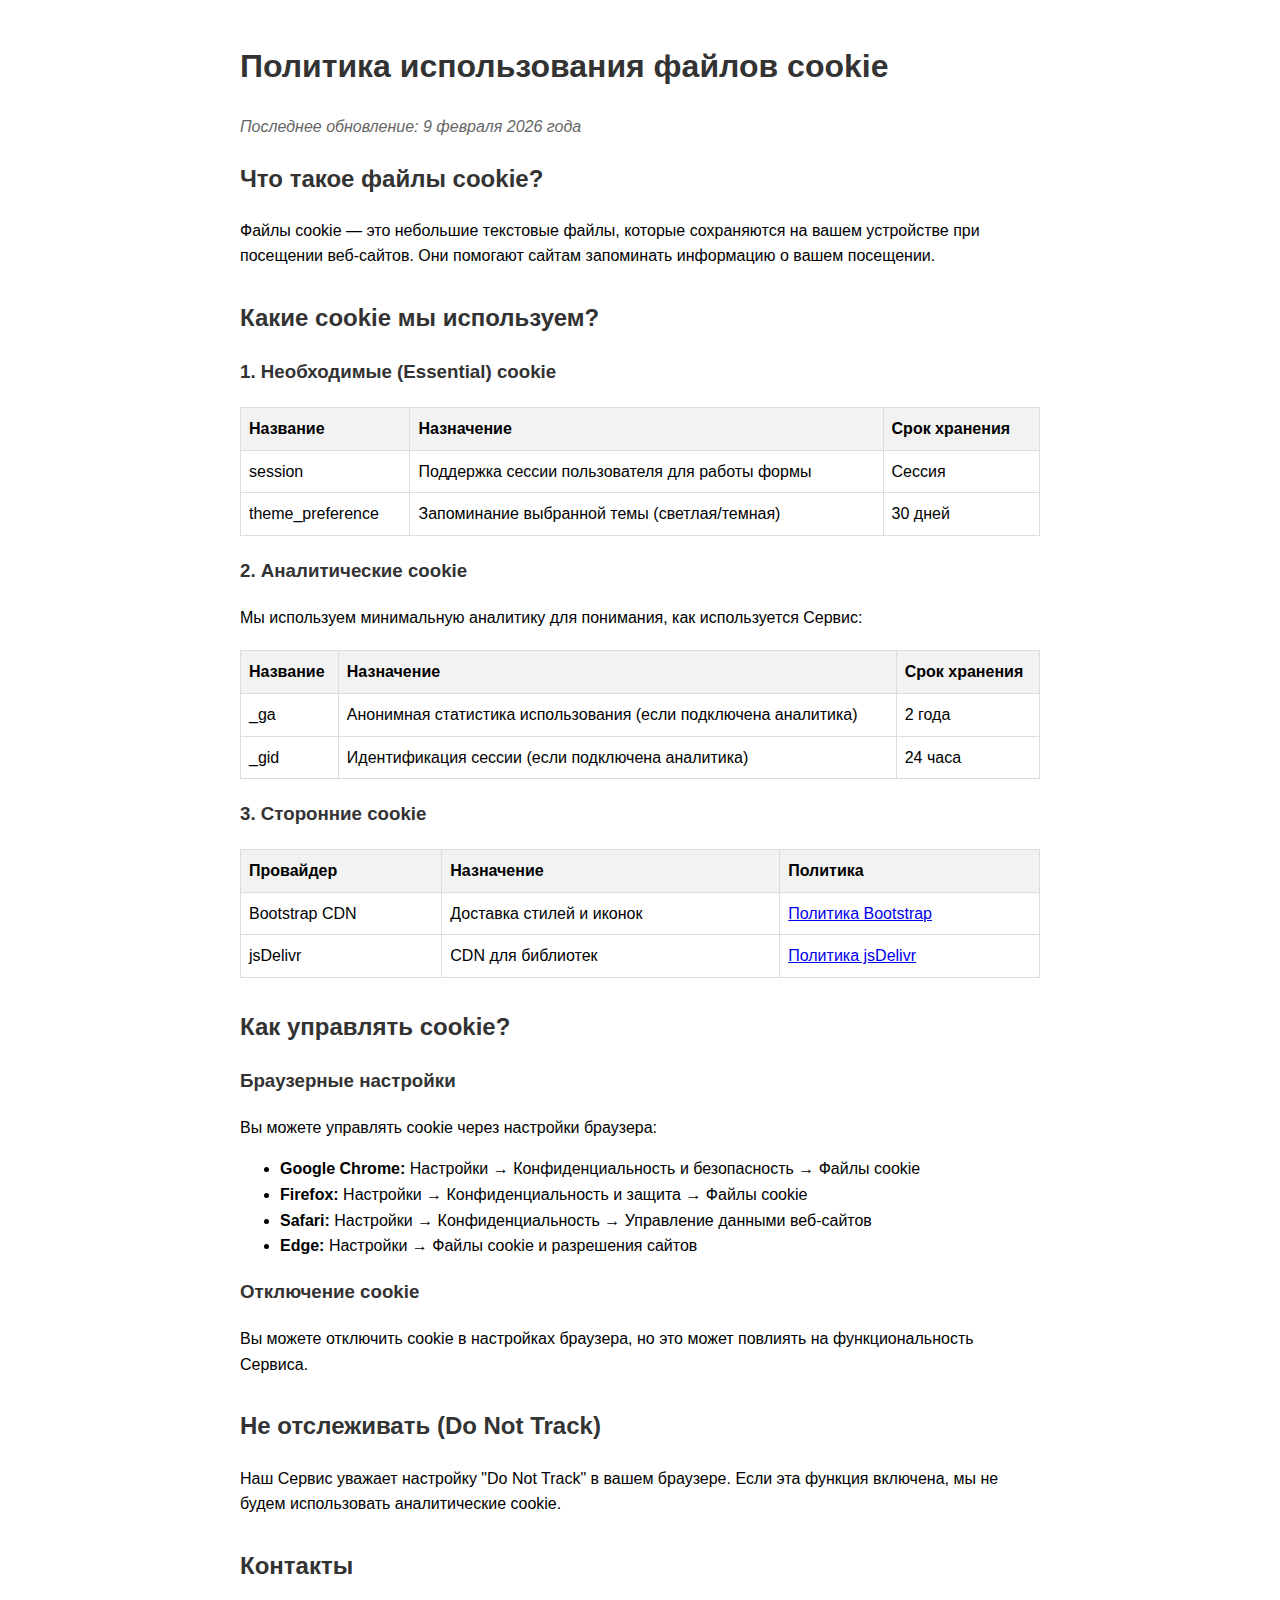
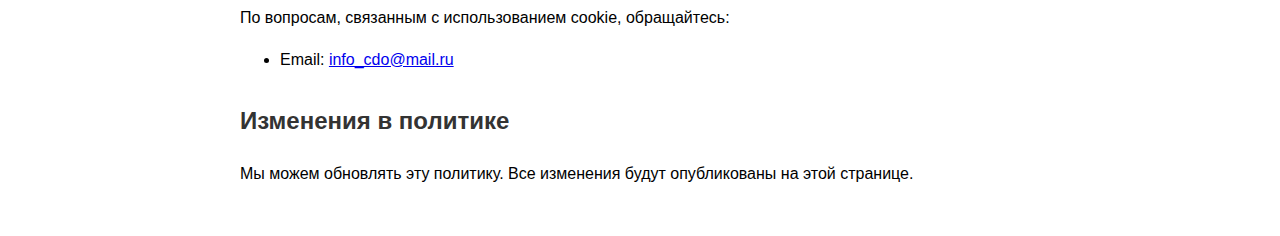
<file: templates/cookie-policy.html>
<!DOCTYPE html>
<html lang="ru">
<head>
    <meta charset="UTF-8">
    <meta name="viewport" content="width=device-width, initial-scale=1.0">
    <title>Политика использования файлов cookie - QR Генератор</title>
    <style>
        body { font-family: Arial, sans-serif; line-height: 1.6; max-width: 800px; margin: 0 auto; padding: 20px; }
        h1, h2, h3 { color: #333; }
        .last-updated { color: #666; font-style: italic; }
        .section { margin-bottom: 30px; }
        table { width: 100%; border-collapse: collapse; margin: 20px 0; }
        th, td { border: 1px solid #ddd; padding: 8px; text-align: left; }
        th { background-color: #f2f2f2; }
    </style>
</head>
<body>
    <h1>Политика использования файлов cookie</h1>
    <p class="last-updated">Последнее обновление: 9 февраля 2026 года</p>

    <div class="section">
        <h2>Что такое файлы cookie?</h2>
        <p>Файлы cookie — это небольшие текстовые файлы, которые сохраняются на вашем устройстве при посещении веб-сайтов. Они помогают сайтам запоминать информацию о вашем посещении.</p>
    </div>

    <div class="section">
        <h2>Какие cookie мы используем?</h2>
        
        <h3>1. Необходимые (Essential) cookie</h3>
        <table>
            <tr>
                <th>Название</th>
                <th>Назначение</th>
                <th>Срок хранения</th>
            </tr>
            <tr>
                <td>session</td>
                <td>Поддержка сессии пользователя для работы формы</td>
                <td>Сессия</td>
            </tr>
            <tr>
                <td>theme_preference</td>
                <td>Запоминание выбранной темы (светлая/темная)</td>
                <td>30 дней</td>
            </tr>
        </table>

        <h3>2. Аналитические cookie</h3>
        <p>Мы используем минимальную аналитику для понимания, как используется Сервис:</p>
        <table>
            <tr>
                <th>Название</th>
                <th>Назначение</th>
                <th>Срок хранения</th>
            </tr>
            <tr>
                <td>_ga</td>
                <td>Анонимная статистика использования (если подключена аналитика)</td>
                <td>2 года</td>
            </tr>
            <tr>
                <td>_gid</td>
                <td>Идентификация сессии (если подключена аналитика)</td>
                <td>24 часа</td>
            </tr>
        </table>

        <h3>3. Сторонние cookie</h3>
        <table>
            <tr>
                <th>Провайдер</th>
                <th>Назначение</th>
                <th>Политика</th>
            </tr>
            <tr>
                <td>Bootstrap CDN</td>
                <td>Доставка стилей и иконок</td>
                <td><a href="https://www.bootstrapcdn.com/privacy-policy/">Политика Bootstrap</a></td>
            </tr>
            <tr>
                <td>jsDelivr</td>
                <td>CDN для библиотек</td>
                <td><a href="https://www.jsdelivr.com/terms/privacy-policy-jsdelivr-net">Политика jsDelivr</a></td>
            </tr>
        </table>
    </div>

    <div class="section">
        <h2>Как управлять cookie?</h2>
        
        <h3>Браузерные настройки</h3>
        <p>Вы можете управлять cookie через настройки браузера:</p>
        <ul>
            <li><strong>Google Chrome:</strong> Настройки → Конфиденциальность и безопасность → Файлы cookie</li>
            <li><strong>Firefox:</strong> Настройки → Конфиденциальность и защита → Файлы cookie</li>
            <li><strong>Safari:</strong> Настройки → Конфиденциальность → Управление данными веб-сайтов</li>
            <li><strong>Edge:</strong> Настройки → Файлы cookie и разрешения сайтов</li>
        </ul>

        <h3>Отключение cookie</h3>
        <p>Вы можете отключить cookie в настройках браузера, но это может повлиять на функциональность Сервиса.</p>
    </div>

    <div class="section">
        <h2>Не отслеживать (Do Not Track)</h2>
        <p>Наш Сервис уважает настройку "Do Not Track" в вашем браузере. Если эта функция включена, мы не будем использовать аналитические cookie.</p>
    </div>

    <div class="section">
        <h2>Контакты</h2>
        <p>По вопросам, связанным с использованием cookie, обращайтесь:</p>
        <ul>
            <li>Email: <a href="mailto:info_cdo@mail.ru">info_cdo@mail.ru</a></li>
        </ul>
    </div>

    <div class="section">
        <h2>Изменения в политике</h2>
        <p>Мы можем обновлять эту политику. Все изменения будут опубликованы на этой странице.</p>
    </div>
</body>
</html>
</file>
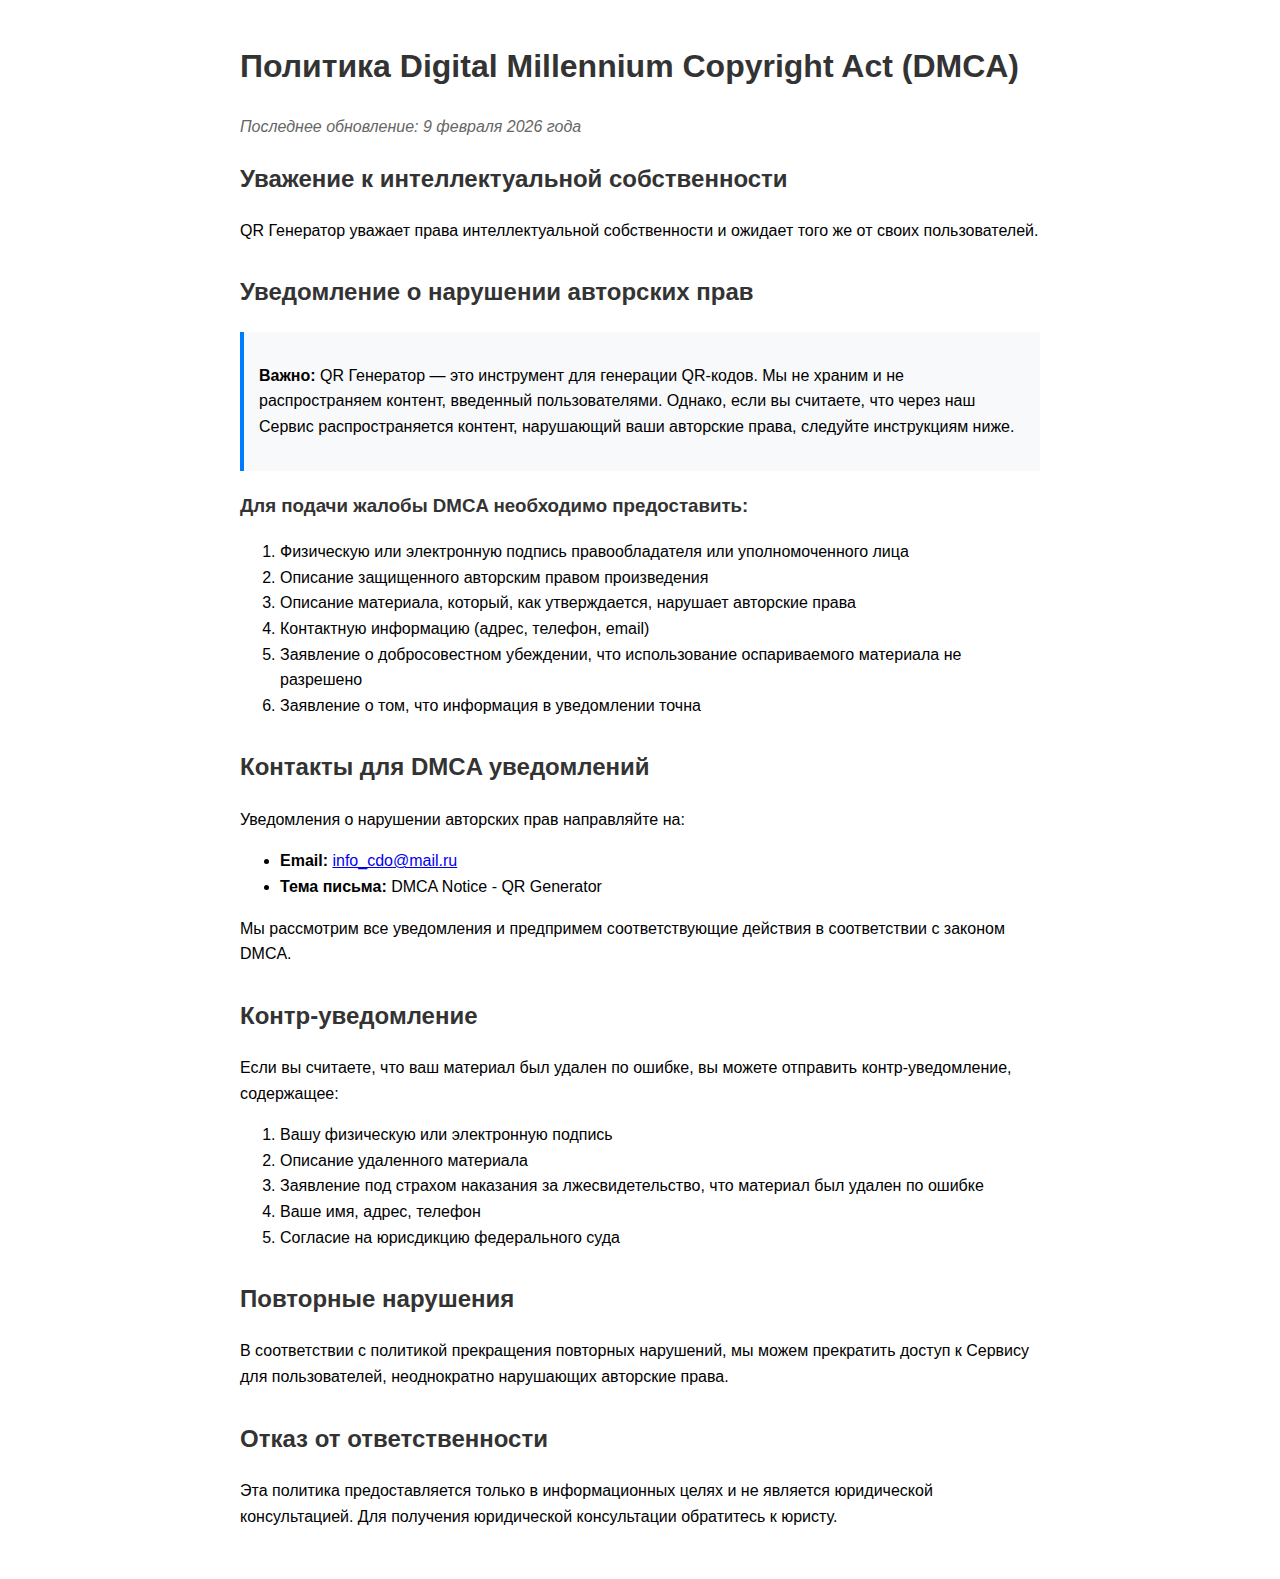
<file: templates/dmca-policy.html>
<!DOCTYPE html>
<html lang="ru">
<head>
    <meta charset="UTF-8">
    <meta name="viewport" content="width=device-width, initial-scale=1.0">
    <title>Политика DMCA - QR Генератор</title>
    <style>
        body { font-family: Arial, sans-serif; line-height: 1.6; max-width: 800px; margin: 0 auto; padding: 20px; }
        h1, h2, h3 { color: #333; }
        .last-updated { color: #666; font-style: italic; }
        .section { margin-bottom: 30px; }
        .notice { background-color: #f8f9fa; border-left: 4px solid #007bff; padding: 15px; margin: 20px 0; }
    </style>
</head>
<body>
    <h1>Политика Digital Millennium Copyright Act (DMCA)</h1>
    <p class="last-updated">Последнее обновление: 9 февраля 2026 года</p>

    <div class="section">
        <h2>Уважение к интеллектуальной собственности</h2>
        <p>QR Генератор уважает права интеллектуальной собственности и ожидает того же от своих пользователей.</p>
    </div>

    <div class="section">
        <h2>Уведомление о нарушении авторских прав</h2>
        
        <div class="notice">
            <p><strong>Важно:</strong> QR Генератор — это инструмент для генерации QR-кодов. Мы не храним и не распространяем контент, введенный пользователями. Однако, если вы считаете, что через наш Сервис распространяется контент, нарушающий ваши авторские права, следуйте инструкциям ниже.</p>
        </div>

        <h3>Для подачи жалобы DMCA необходимо предоставить:</h3>
        <ol>
            <li>Физическую или электронную подпись правообладателя или уполномоченного лица</li>
            <li>Описание защищенного авторским правом произведения</li>
            <li>Описание материала, который, как утверждается, нарушает авторские права</li>
            <li>Контактную информацию (адрес, телефон, email)</li>
            <li>Заявление о добросовестном убеждении, что использование оспариваемого материала не разрешено</li>
            <li>Заявление о том, что информация в уведомлении точна</li>
        </ol>
    </div>

    <div class="section">
        <h2>Контакты для DMCA уведомлений</h2>
        <p>Уведомления о нарушении авторских прав направляйте на:</p>
        <ul>
            <li><strong>Email:</strong> <a href="mailto:info_cdo@mail.ru">info_cdo@mail.ru</a></li>
            <li><strong>Тема письма:</strong> DMCA Notice - QR Generator</li>
        </ul>
        
        <p>Мы рассмотрим все уведомления и предпримем соответствующие действия в соответствии с законом DMCA.</p>
    </div>

    <div class="section">
        <h2>Контр-уведомление</h2>
        <p>Если вы считаете, что ваш материал был удален по ошибке, вы можете отправить контр-уведомление, содержащее:</p>
        <ol>
            <li>Вашу физическую или электронную подпись</li>
            <li>Описание удаленного материала</li>
            <li>Заявление под страхом наказания за лжесвидетельство, что материал был удален по ошибке</li>
            <li>Ваше имя, адрес, телефон</li>
            <li>Согласие на юрисдикцию федерального суда</li>
        </ol>
    </div>

    <div class="section">
        <h2>Повторные нарушения</h2>
        <p>В соответствии с политикой прекращения повторных нарушений, мы можем прекратить доступ к Сервису для пользователей, неоднократно нарушающих авторские права.</p>
    </div>

    <div class="section">
        <h2>Отказ от ответственности</h2>
        <p>Эта политика предоставляется только в информационных целях и не является юридической консультацией. Для получения юридической консультации обратитесь к юристу.</p>
    </div>
</body>
</html>
</file>
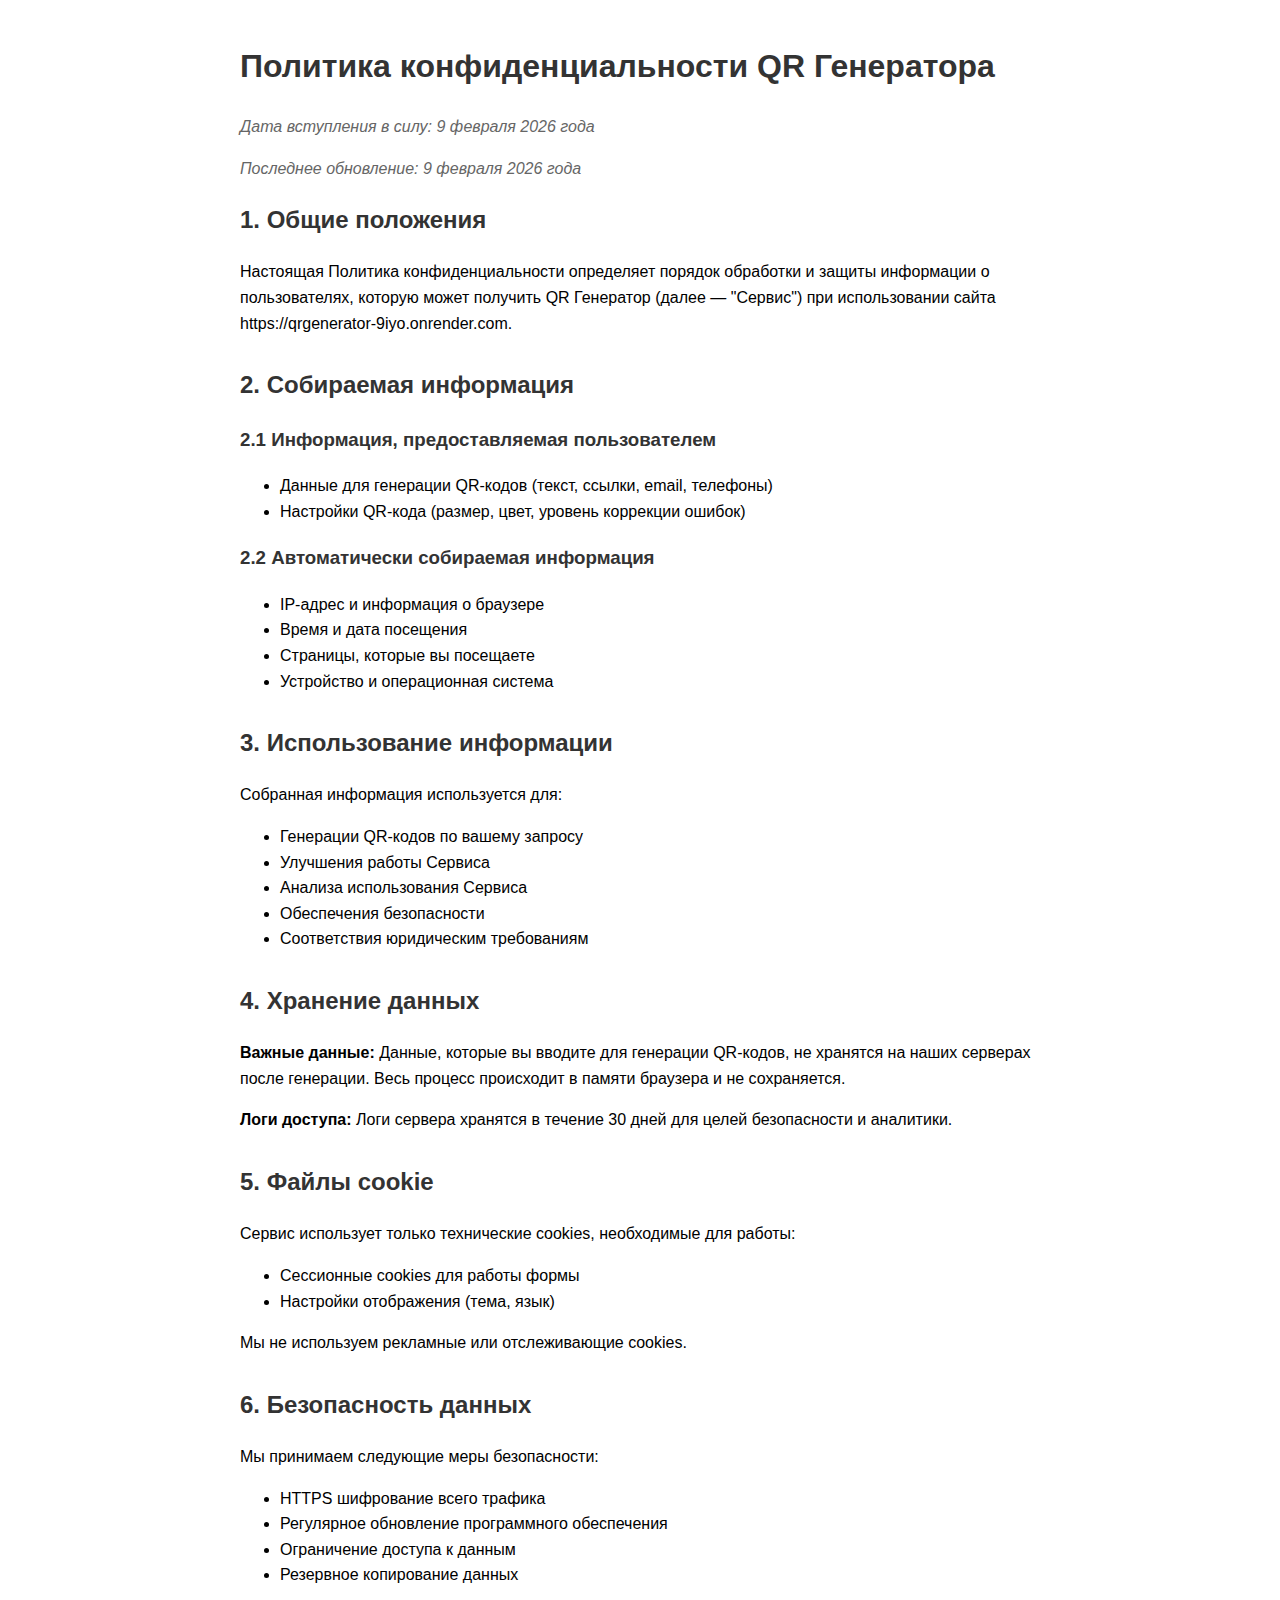
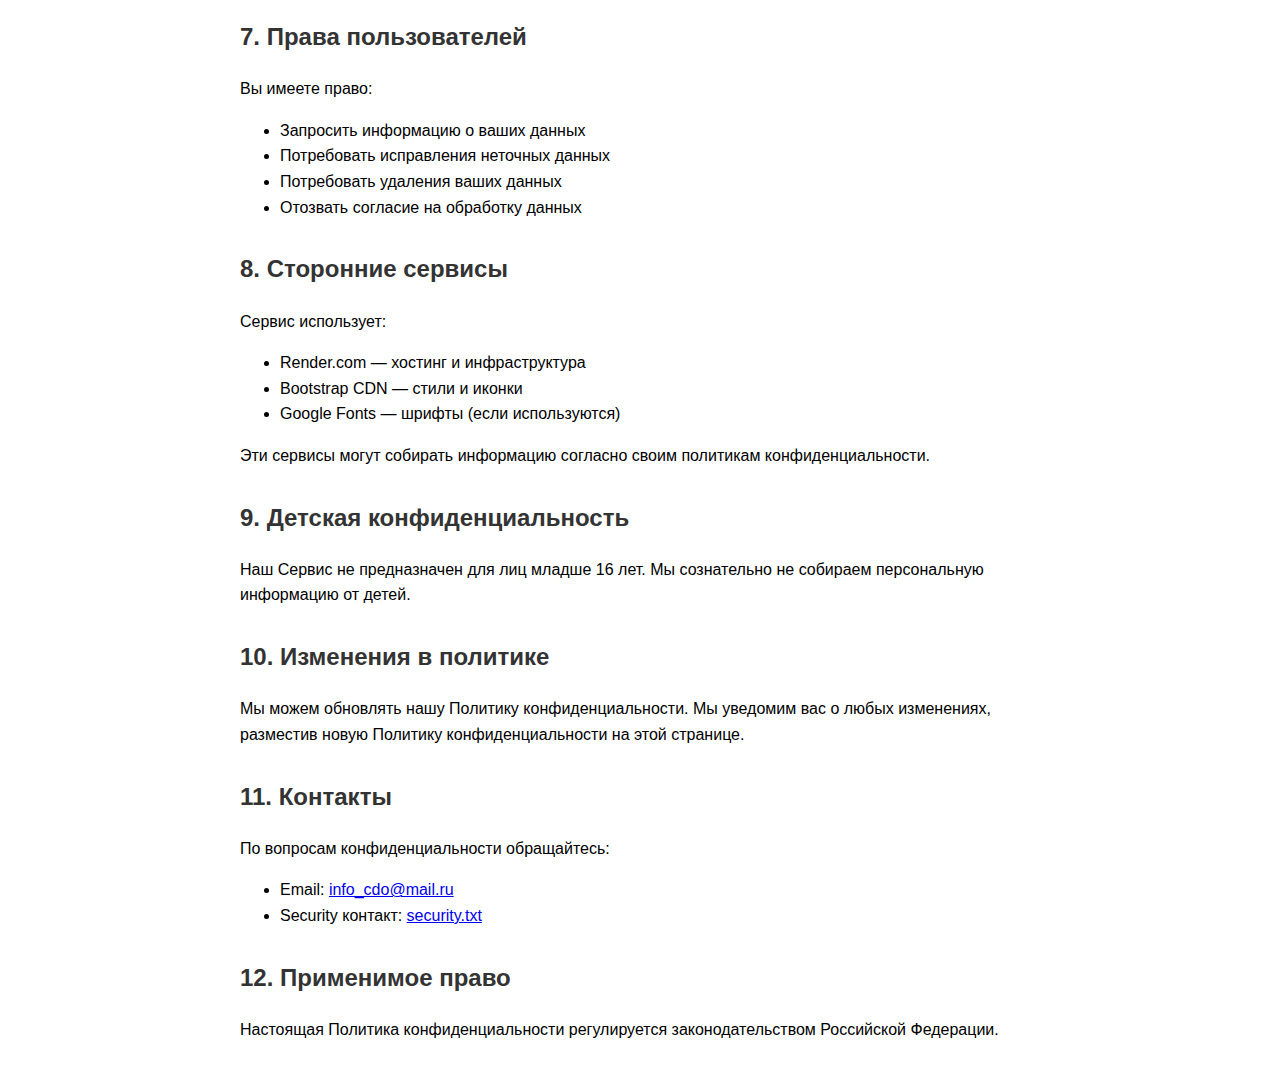
<file: templates/privacy-policy.html>
<!DOCTYPE html>
<html lang="ru">
<head>
    <meta charset="UTF-8">
    <meta name="viewport" content="width=device-width, initial-scale=1.0">
    <title>Политика конфиденциальности - QR Генератор</title>
    <style>
        body { font-family: Arial, sans-serif; line-height: 1.6; max-width: 800px; margin: 0 auto; padding: 20px; }
        h1, h2, h3 { color: #333; }
        .last-updated { color: #666; font-style: italic; }
        .section { margin-bottom: 30px; }
    </style>
</head>
<body>
    <h1>Политика конфиденциальности QR Генератора</h1>
    <p class="last-updated">Дата вступления в силу: 9 февраля 2026 года</p>
    <p class="last-updated">Последнее обновление: 9 февраля 2026 года</p>

    <div class="section">
        <h2>1. Общие положения</h2>
        <p>Настоящая Политика конфиденциальности определяет порядок обработки и защиты информации о пользователях, которую может получить QR Генератор (далее — "Сервис") при использовании сайта https://qrgenerator-9iyo.onrender.com.</p>
    </div>

    <div class="section">
        <h2>2. Собираемая информация</h2>
        <h3>2.1 Информация, предоставляемая пользователем</h3>
        <ul>
            <li>Данные для генерации QR-кодов (текст, ссылки, email, телефоны)</li>
            <li>Настройки QR-кода (размер, цвет, уровень коррекции ошибок)</li>
        </ul>
        
        <h3>2.2 Автоматически собираемая информация</h3>
        <ul>
            <li>IP-адрес и информация о браузере</li>
            <li>Время и дата посещения</li>
            <li>Страницы, которые вы посещаете</li>
            <li>Устройство и операционная система</li>
        </ul>
    </div>

    <div class="section">
        <h2>3. Использование информации</h2>
        <p>Собранная информация используется для:</p>
        <ul>
            <li>Генерации QR-кодов по вашему запросу</li>
            <li>Улучшения работы Сервиса</li>
            <li>Анализа использования Сервиса</li>
            <li>Обеспечения безопасности</li>
            <li>Соответствия юридическим требованиям</li>
        </ul>
    </div>

    <div class="section">
        <h2>4. Хранение данных</h2>
        <p><strong>Важные данные:</strong> Данные, которые вы вводите для генерации QR-кодов, не хранятся на наших серверах после генерации. Весь процесс происходит в памяти браузера и не сохраняется.</p>
        <p><strong>Логи доступа:</strong> Логи сервера хранятся в течение 30 дней для целей безопасности и аналитики.</p>
    </div>

    <div class="section">
        <h2>5. Файлы cookie</h2>
        <p>Сервис использует только технические cookies, необходимые для работы:</p>
        <ul>
            <li>Сессионные cookies для работы формы</li>
            <li>Настройки отображения (тема, язык)</li>
        </ul>
        <p>Мы не используем рекламные или отслеживающие cookies.</p>
    </div>

    <div class="section">
        <h2>6. Безопасность данных</h2>
        <p>Мы принимаем следующие меры безопасности:</p>
        <ul>
            <li>HTTPS шифрование всего трафика</li>
            <li>Регулярное обновление программного обеспечения</li>
            <li>Ограничение доступа к данным</li>
            <li>Резервное копирование данных</li>
        </ul>
    </div>

    <div class="section">
        <h2>7. Права пользователей</h2>
        <p>Вы имеете право:</p>
        <ul>
            <li>Запросить информацию о ваших данных</li>
            <li>Потребовать исправления неточных данных</li>
            <li>Потребовать удаления ваших данных</li>
            <li>Отозвать согласие на обработку данных</li>
        </ul>
    </div>

    <div class="section">
        <h2>8. Сторонние сервисы</h2>
        <p>Сервис использует:</p>
        <ul>
            <li>Render.com — хостинг и инфраструктура</li>
            <li>Bootstrap CDN — стили и иконки</li>
            <li>Google Fonts — шрифты (если используются)</li>
        </ul>
        <p>Эти сервисы могут собирать информацию согласно своим политикам конфиденциальности.</p>
    </div>

    <div class="section">
        <h2>9. Детская конфиденциальность</h2>
        <p>Наш Сервис не предназначен для лиц младше 16 лет. Мы сознательно не собираем персональную информацию от детей.</p>
    </div>

    <div class="section">
        <h2>10. Изменения в политике</h2>
        <p>Мы можем обновлять нашу Политику конфиденциальности. Мы уведомим вас о любых изменениях, разместив новую Политику конфиденциальности на этой странице.</p>
    </div>

    <div class="section">
        <h2>11. Контакты</h2>
        <p>По вопросам конфиденциальности обращайтесь:</p>
        <ul>
            <li>Email: <a href="mailto:info_cdo@mail.ru">info_cdo@mail.ru</a></li>
            <li>Security контакт: <a href="/.well-known/security.txt">security.txt</a></li>
        </ul>
    </div>

    <div class="section">
        <h2>12. Применимое право</h2>
        <p>Настоящая Политика конфиденциальности регулируется законодательством Российской Федерации.</p>
    </div>
</body>
</html>
</file>
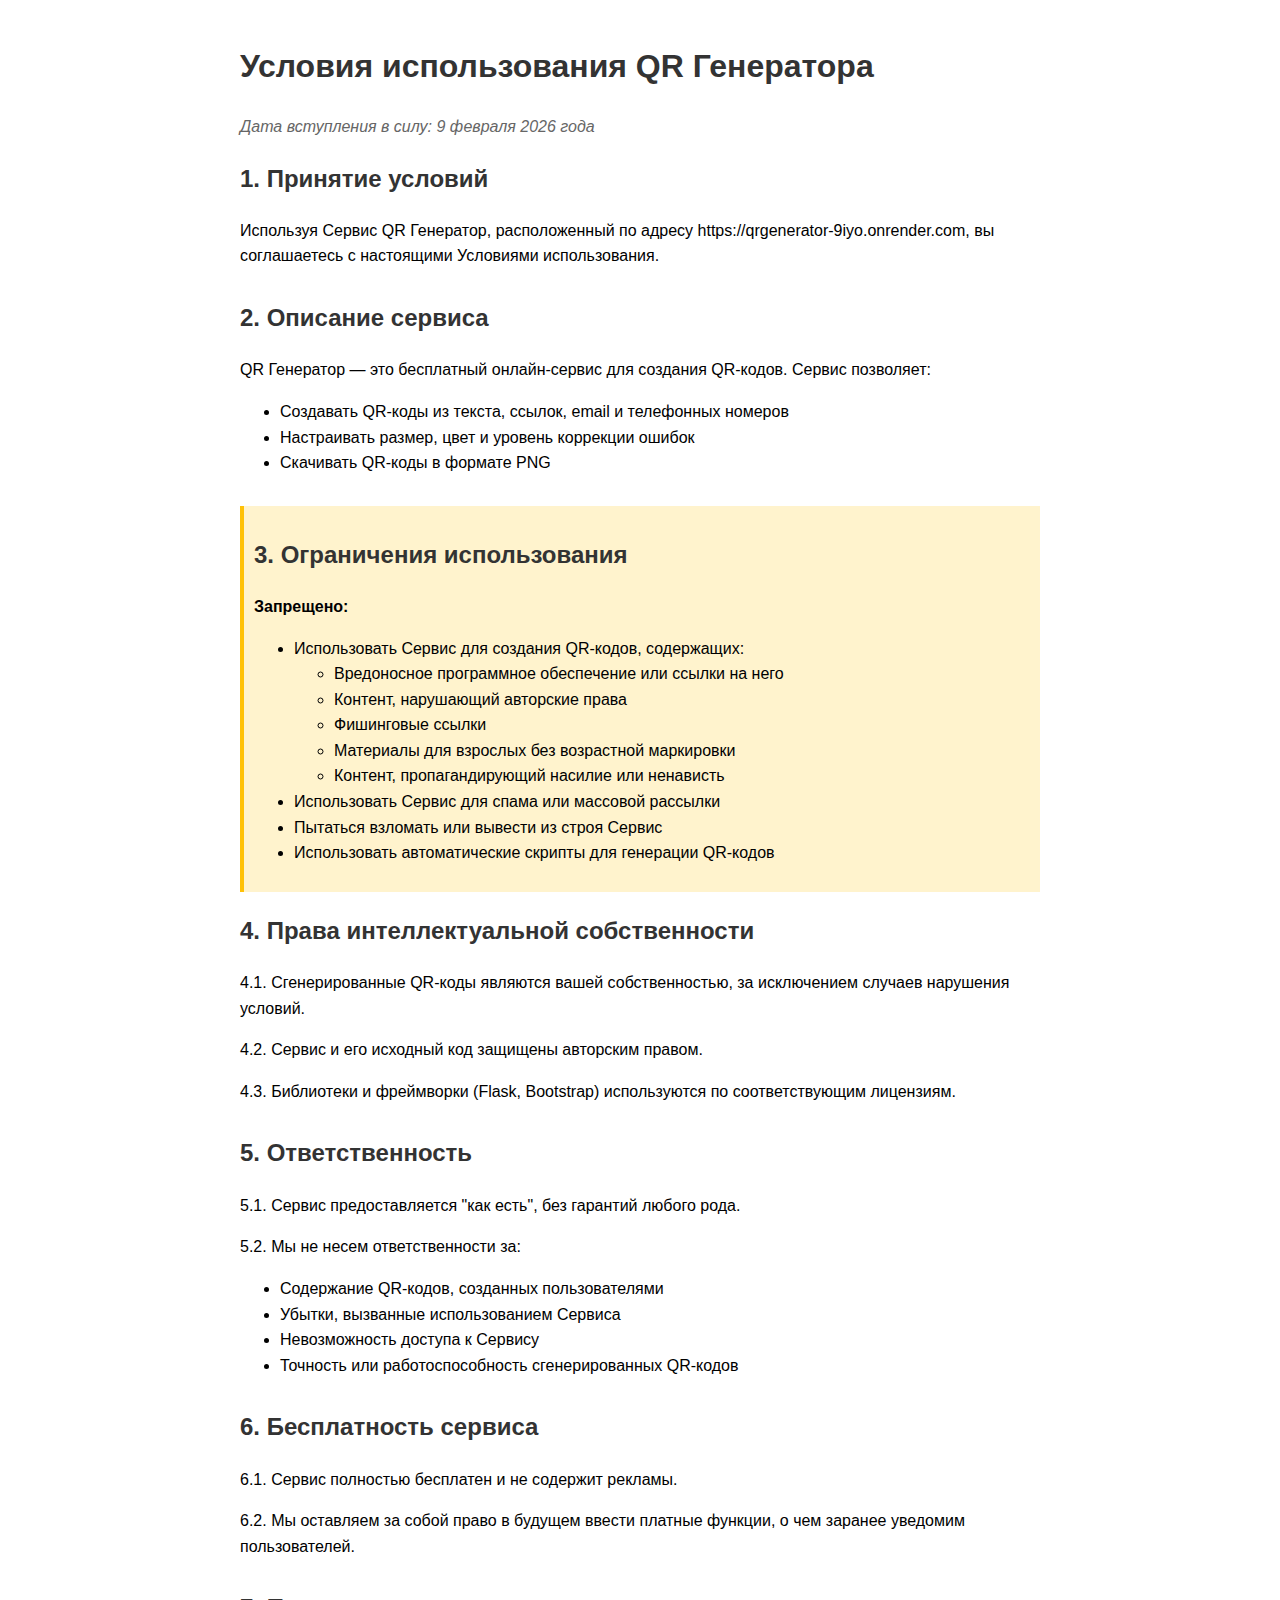
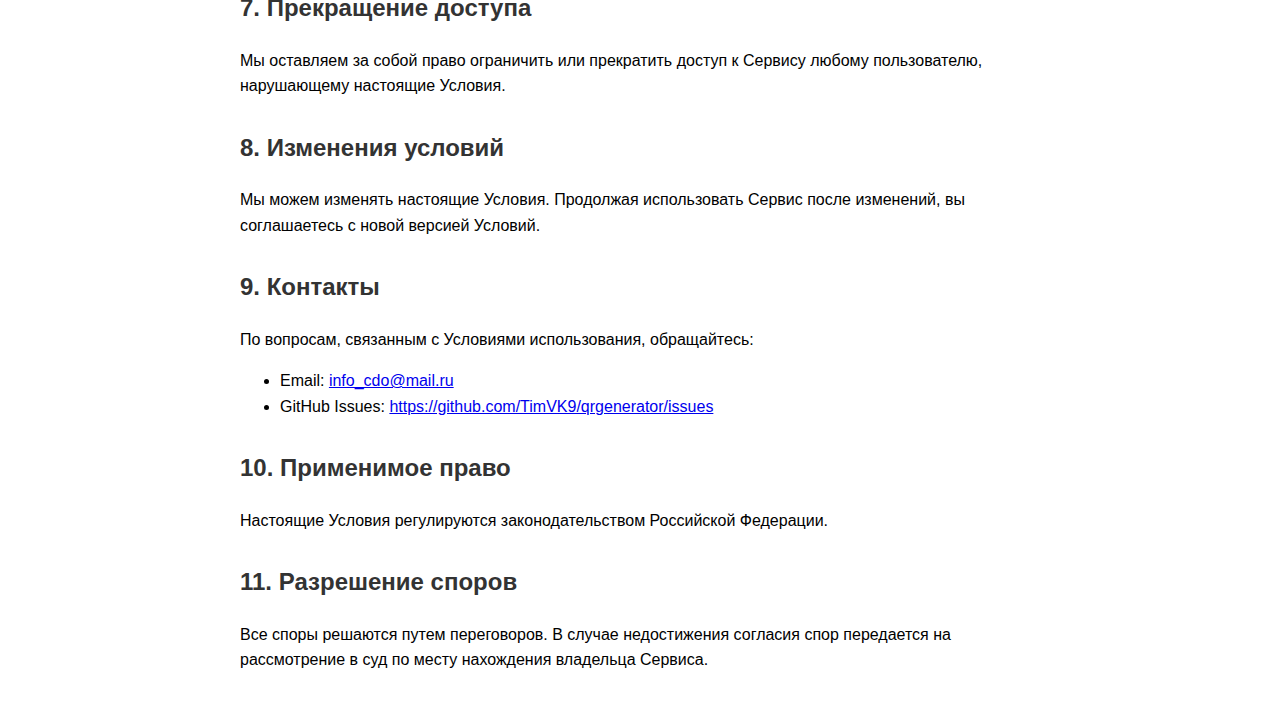
<file: templates/terms-of-service.html>
<!DOCTYPE html>
<html lang="ru">
<head>
    <meta charset="UTF-8">
    <meta name="viewport" content="width=device-width, initial-scale=1.0">
    <title>Условия использования - QR Генератор</title>
    <style>
        body { font-family: Arial, sans-serif; line-height: 1.6; max-width: 800px; margin: 0 auto; padding: 20px; }
        h1, h2, h3 { color: #333; }
        .last-updated { color: #666; font-style: italic; }
        .section { margin-bottom: 30px; }
        .warning { background-color: #fff3cd; border-left: 4px solid #ffc107; padding: 10px; margin: 10px 0; }
    </style>
</head>
<body>
    <h1>Условия использования QR Генератора</h1>
    <p class="last-updated">Дата вступления в силу: 9 февраля 2026 года</p>

    <div class="section">
        <h2>1. Принятие условий</h2>
        <p>Используя Сервис QR Генератор, расположенный по адресу https://qrgenerator-9iyo.onrender.com, вы соглашаетесь с настоящими Условиями использования.</p>
    </div>

    <div class="section">
        <h2>2. Описание сервиса</h2>
        <p>QR Генератор — это бесплатный онлайн-сервис для создания QR-кодов. Сервис позволяет:</p>
        <ul>
            <li>Создавать QR-коды из текста, ссылок, email и телефонных номеров</li>
            <li>Настраивать размер, цвет и уровень коррекции ошибок</li>
            <li>Скачивать QR-коды в формате PNG</li>
        </ul>
    </div>

    <div class="section warning">
        <h2>3. Ограничения использования</h2>
        <p><strong>Запрещено:</strong></p>
        <ul>
            <li>Использовать Сервис для создания QR-кодов, содержащих:
                <ul>
                    <li>Вредоносное программное обеспечение или ссылки на него</li>
                    <li>Контент, нарушающий авторские права</li>
                    <li>Фишинговые ссылки</li>
                    <li>Материалы для взрослых без возрастной маркировки</li>
                    <li>Контент, пропагандирующий насилие или ненависть</li>
                </ul>
            </li>
            <li>Использовать Сервис для спама или массовой рассылки</li>
            <li>Пытаться взломать или вывести из строя Сервис</li>
            <li>Использовать автоматические скрипты для генерации QR-кодов</li>
        </ul>
    </div>

    <div class="section">
        <h2>4. Права интеллектуальной собственности</h2>
        <p>4.1. Сгенерированные QR-коды являются вашей собственностью, за исключением случаев нарушения условий.</p>
        <p>4.2. Сервис и его исходный код защищены авторским правом.</p>
        <p>4.3. Библиотеки и фреймворки (Flask, Bootstrap) используются по соответствующим лицензиям.</p>
    </div>

    <div class="section">
        <h2>5. Ответственность</h2>
        <p>5.1. Сервис предоставляется "как есть", без гарантий любого рода.</p>
        <p>5.2. Мы не несем ответственности за:
            <ul>
                <li>Содержание QR-кодов, созданных пользователями</li>
                <li>Убытки, вызванные использованием Сервиса</li>
                <li>Невозможность доступа к Сервису</li>
                <li>Точность или работоспособность сгенерированных QR-кодов</li>
            </ul>
        </p>
    </div>

    <div class="section">
        <h2>6. Бесплатность сервиса</h2>
        <p>6.1. Сервис полностью бесплатен и не содержит рекламы.</p>
        <p>6.2. Мы оставляем за собой право в будущем ввести платные функции, о чем заранее уведомим пользователей.</p>
    </div>

    <div class="section">
        <h2>7. Прекращение доступа</h2>
        <p>Мы оставляем за собой право ограничить или прекратить доступ к Сервису любому пользователю, нарушающему настоящие Условия.</p>
    </div>

    <div class="section">
        <h2>8. Изменения условий</h2>
        <p>Мы можем изменять настоящие Условия. Продолжая использовать Сервис после изменений, вы соглашаетесь с новой версией Условий.</p>
    </div>

    <div class="section">
        <h2>9. Контакты</h2>
        <p>По вопросам, связанным с Условиями использования, обращайтесь:</p>
        <ul>
            <li>Email: <a href="mailto:info_cdo@mail.ru">info_cdo@mail.ru</a></li>
            <li>GitHub Issues: <a href="https://github.com/TimVK9/qrgenerator/issues">https://github.com/TimVK9/qrgenerator/issues</a></li>
        </ul>
    </div>

    <div class="section">
        <h2>10. Применимое право</h2>
        <p>Настоящие Условия регулируются законодательством Российской Федерации.</p>
    </div>

    <div class="section">
        <h2>11. Разрешение споров</h2>
        <p>Все споры решаются путем переговоров. В случае недостижения согласия спор передается на рассмотрение в суд по месту нахождения владельца Сервиса.</p>
    </div>
</body>
</html>
</file>
